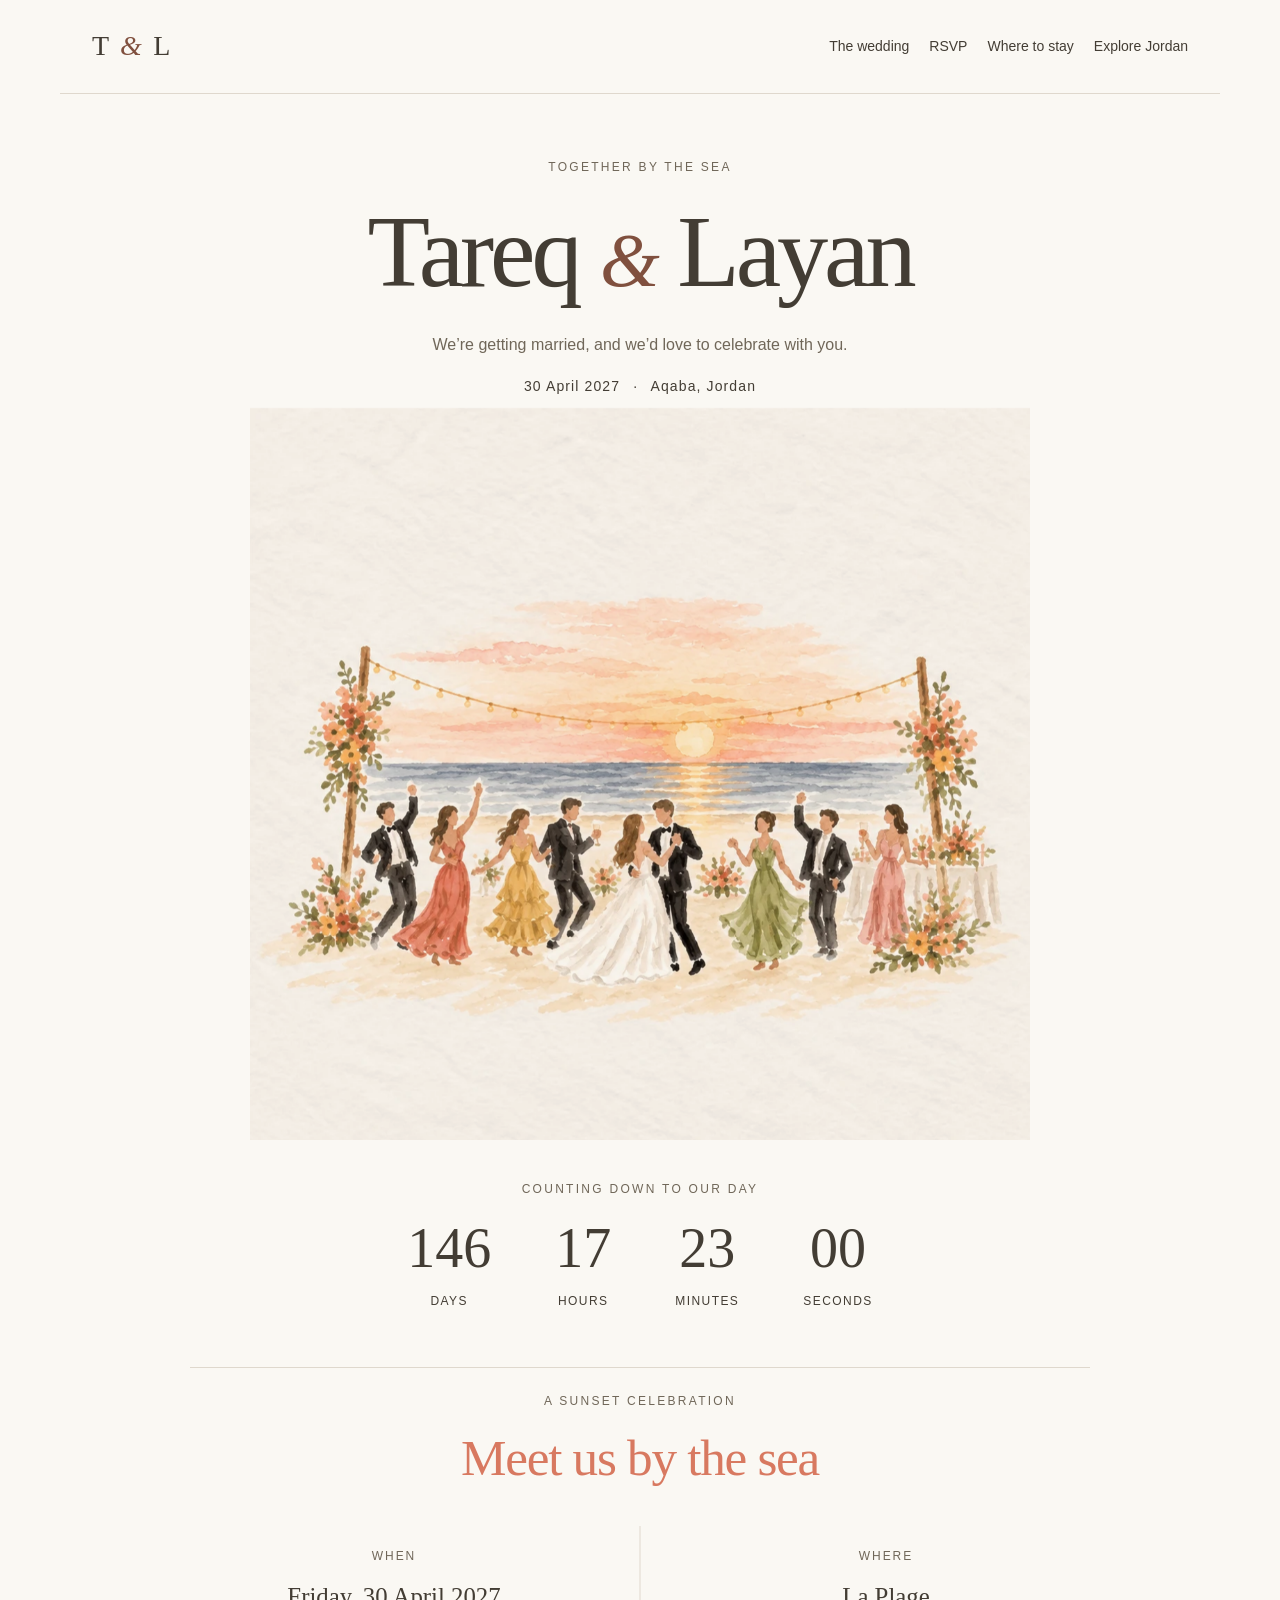
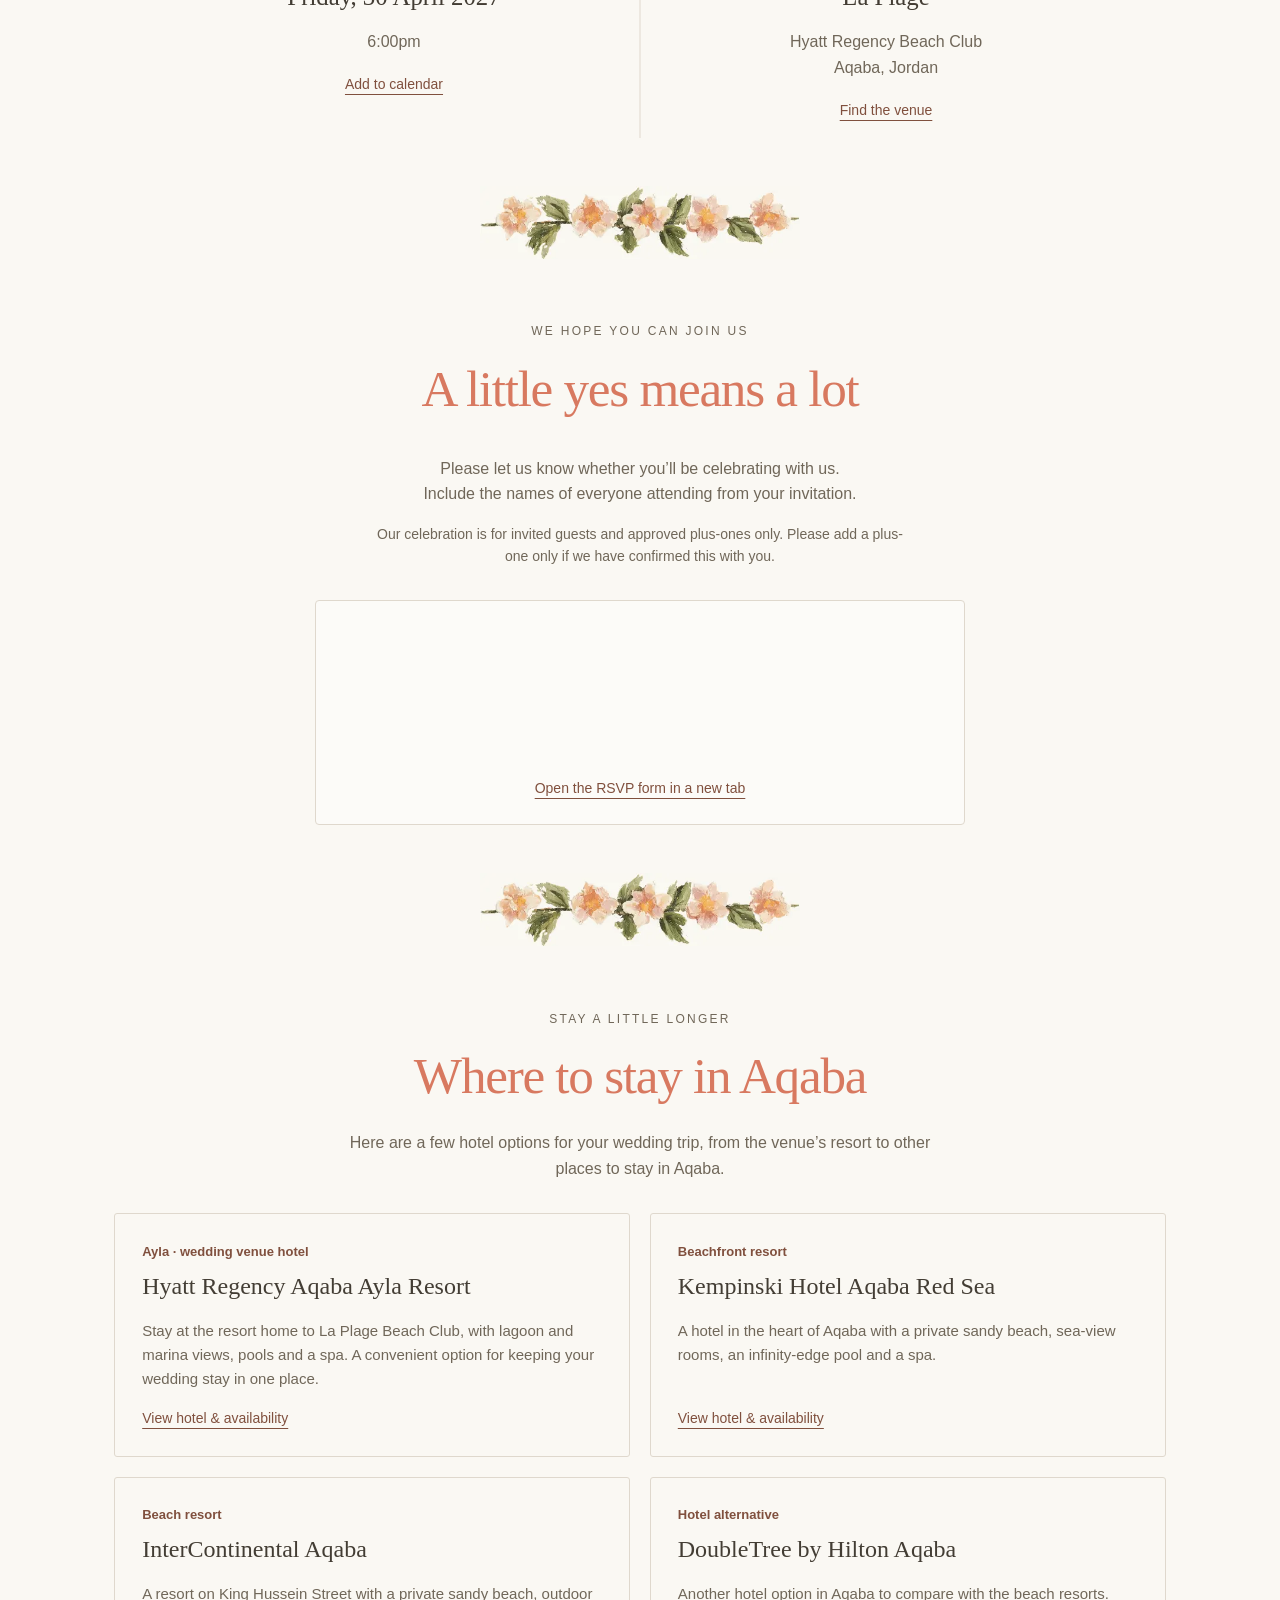
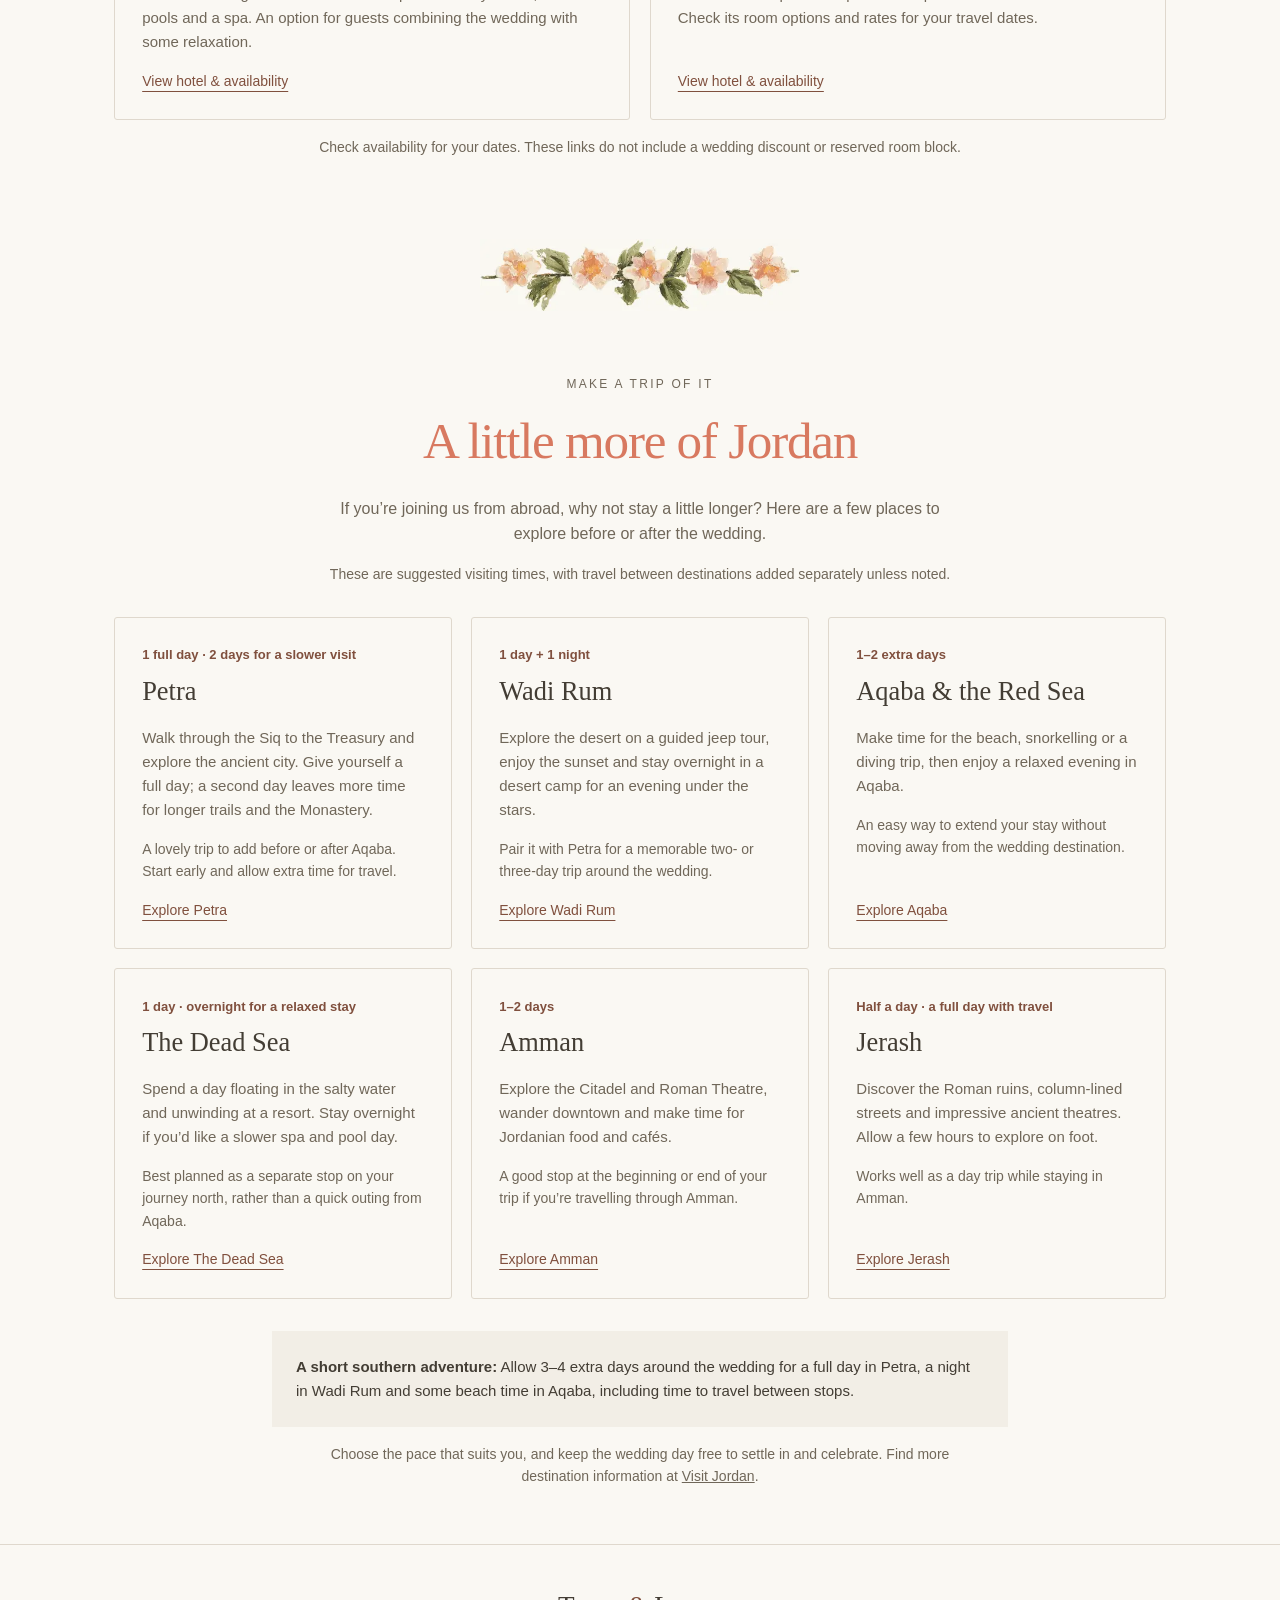
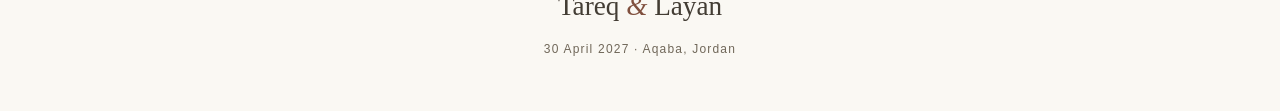
<file: index.html>
<!doctype html>
<html lang="en">
<head>
    <meta charset="utf-8">
    <meta name="viewport" content="width=device-width, initial-scale=1">
    <title>Tareq &amp; Layan's Wedding · 30 April 2027</title>
    <meta name="description" content="Join Tareq and Layan to celebrate their wedding at La Plage, Hyatt Regency Beach Club, Aqaba, Jordan on 30 April 2027.">
    <link rel="icon" href="assets/favicon.svg" type="image/svg+xml">
    <link rel="stylesheet" href="styles.css">
    <script src="config.js" defer></script>
    <script src="app.js" defer></script>
    <meta property="og:type" content="website">
    <meta property="og:title" content="Tareq &amp; Layan’s Wedding · 30 April 2027">
    <meta property="og:description"
          content="Join us for a sunset celebration in Aqaba, Jordan.">

    <meta property="og:url"
          content="https://tareqandlayan.co.uk/">

    <meta property="og:image"
          content="https://tareqandlayan.co.uk/assets/dancing.webp">

    <meta property="og:image:alt"
          content="Tareq and Layan’s sunset wedding illustration">
</head>
<body>
  <a class="skip" href="#main">Skip to content</a>
  <header><a class="monogram" href="#home" aria-label="Tareq and Layan home">T <span>&amp;</span> L</a><nav aria-label="Main navigation"><a href="#celebration">The wedding</a><a href="#rsvp">RSVP</a><a href="#stay">Where to stay</a><a href="#jordan">Explore Jordan</a></nav></header>
  <main id="main">
      <section class="hero" id="home">
          <p class="eyebrow">Together by the sea</p>
          <h1>Tareq <em>&amp;</em> Layan</h1>
          <p class="invitation">We’re getting married, and we’d love to celebrate with you.</p>
          <p class="date">30 April 2027 <span>·</span> Aqaba, Jordan</p>
          <!-- <a class="button" href="#rsvp">Join the celebration</a> -->
          <div style="height:1.5rem" aria-hidden="true"></div>
          <img class="dancing" src="assets/dancing.webp" width="1122" height="1122" alt="Watercolour illustration of a bride, groom and guests dancing on the beach at sunset" fetchpriority="high">
      </section>
      <section class="countdown-section" aria-labelledby="countdown-title">
          <p class="eyebrow" id="countdown-title">Counting down to our day</p>
          <div class="countdown" role="timer" aria-label="Time until the wedding"><div><strong id="days">—</strong><span>Days</span></div><div><strong id="hours">—</strong><span>Hours</span></div><div><strong id="minutes">—</strong><span>Minutes</span></div><div><strong id="seconds">—</strong><span>Seconds</span></div></div>
          <!--<p id="countdown-message" class="small">30 April 2027 at 6pm</p>-->
      </section>
      <section id="celebration" class="celebration" aria-labelledby="details-title">
          <p class="eyebrow">A sunset celebration</p><h2 id="details-title">Meet us by the sea</h2>
          <div class="details"><div><span class="detail-label">When</span><h3>Friday, 30 April 2027</h3><p>6:00pm</p><a class="text-link" href="wedding.ics" download>Add to calendar</a></div><div><span class="detail-label">Where</span><h3>La Plage</h3><p>Hyatt Regency Beach Club<br>Aqaba, Jordan</p><a class="text-link" href="https://www.google.com/maps/search/?api=1&amp;query=La+Plage+Hyatt+Regency+Beach+Club+Aqaba+Jordan" target="_blank" rel="noopener noreferrer">Find the venue</a></div></div>
      </section>
      <!--<section id="theme" class="theme" aria-labelledby="theme-title">
        <p class="eyebrow">Inspired by the sunset</p>
        <h2 id="theme-title">The colours of our celebration</h2>
        <p class="theme-intro">Warm sunset colours, seaside flowers and a little golden light. Our wedding theme brings together soft peach, coral, golden yellow and olive green.</p>
        <ul class="palette" aria-label="Wedding theme colours">
            <li><span class="swatch peach" aria-hidden="true"></span>Peach</li>
            <li><span class="swatch coral" aria-hidden="true"></span>Coral</li>
            <li><span class="swatch gold" aria-hidden="true"></span>Golden yellow</li>
            <li><span class="swatch olive" aria-hidden="true"></span>Olive green</li>
        </ul>
        <p class="theme-note">If you’d like to join in with the theme, take inspiration from these colours when choosing your outfit or accessories. The palette is inspiration, so wear something that makes you feel comfortable and ready to celebrate.</p>
    </section>-->
      <div class="divider" aria-hidden="true">
          <img src="assets/div1.webp" alt="" class="divider-img">
      </div>
      <section id="rsvp" class="rsvp" aria-labelledby="rsvp-title">
          <p class="eyebrow">We hope you can join us</p><h2 id="rsvp-title">A little yes means a lot</h2>
          <p class="rsvp-intro">Please let us know whether you’ll be celebrating with us.<br>Include the names of everyone attending from your invitation.</p>
          <p class="guest-note">Our celebration is for invited guests and approved plus-ones only. Please add a plus-one only if we have confirmed this with you.</p>
          <div id="rsvp-container"><p class="setup-message">Our RSVP form will be available here soon. Please check back to send your response.</p></div>
          <noscript><p>Please enable JavaScript to view the RSVP form.</p></noscript>
      </section>
      <div class="divider" aria-hidden="true">
          <img src="assets/div1.webp" alt="" class="divider-img">
      </div>
      <section id="stay" class="jordan accommodation" aria-labelledby="stay-title">
          <p class="eyebrow">Stay a little longer</p><h2 id="stay-title">Where to stay in Aqaba</h2>
          <p class="jordan-intro">Here are a few hotel options for your wedding trip, from the venue’s resort to other places to stay in Aqaba.</p>
          <div class="travel-grid hotel-grid">
              <article class="travel-card hotel-card"><p class="visit-time">Ayla · wedding venue hotel</p><h3>Hyatt Regency Aqaba Ayla Resort</h3><p>Stay at the resort home to La Plage Beach Club, with lagoon and marina views, pools and a spa. A convenient option for keeping your wedding stay in one place.</p><a class="text-link" href="https://www.hyatt.com/hyatt-regency/en-US/aqjra-hyatt-regency-aqaba-ayla-resort" target="_blank" rel="noopener noreferrer">View hotel &amp; availability</a></article>
              <article class="travel-card hotel-card"><p class="visit-time">Beachfront resort</p><h3>Kempinski Hotel Aqaba Red Sea</h3><p>A hotel in the heart of Aqaba with a private sandy beach, sea-view rooms, an infinity-edge pool and a spa.</p><a class="text-link" href="https://www.kempinski.com/en/Aqaba" target="_blank" rel="noopener noreferrer">View hotel &amp; availability</a></article>
              <article class="travel-card hotel-card"><p class="visit-time">Beach resort</p><h3>InterContinental Aqaba</h3><p>A resort on King Hussein Street with a private sandy beach, outdoor pools and a spa. An option for guests combining the wedding with some relaxation.</p><a class="text-link" href="https://www.ihg.com/intercontinental/hotels/gb/en/aqaba/aqjha/hoteldetail" target="_blank" rel="noopener noreferrer">View hotel &amp; availability</a></article>
              <article class="travel-card hotel-card"><p class="visit-time">Hotel alternative</p><h3>DoubleTree by Hilton Aqaba</h3><p>Another hotel option in Aqaba to compare with the beach resorts. Check its room options and rates for your travel dates.</p><a class="text-link" href="https://www.hilton.com/en-gb/hotels/aqjdtdi-doubletree-aqaba/" target="_blank" rel="noopener noreferrer">View hotel &amp; availability</a></article>
          </div>
          <p class="travel-note">Check availability for your dates. These links do not include a wedding discount or reserved room block.</p>
      </section>
      <div class="divider" aria-hidden="true">
          <img src="assets/div1.webp" alt="" class="divider-img">
      </div>
      <section id="jordan" class="jordan" aria-labelledby="jordan-title">
          <p class="eyebrow">Make a trip of it</p><h2 id="jordan-title">A little more of Jordan</h2>
          <p class="jordan-intro">If you’re joining us from abroad, why not stay a little longer? Here are a few places to explore before or after the wedding.</p>
          <p class="travel-note">These are suggested visiting times, with travel between destinations added separately unless noted.</p>
          <div class="travel-grid">
              <article class="travel-card"><p class="visit-time">1 full day · 2 days for a slower visit</p><h3>Petra</h3><p>Walk through the Siq to the Treasury and explore the ancient city. Give yourself a full day; a second day leaves more time for longer trails and the Monastery.</p><p class="trip-note">A lovely trip to add before or after Aqaba. Start early and allow extra time for travel.</p><a class="text-link" href="https://international.visitjordan.com/wheretogo/petra/" target="_blank" rel="noopener noreferrer">Explore Petra</a></article>
              <article class="travel-card"><p class="visit-time">1 day + 1 night</p><h3>Wadi Rum</h3><p>Explore the desert on a guided jeep tour, enjoy the sunset and stay overnight in a desert camp for an evening under the stars.</p><p class="trip-note">Pair it with Petra for a memorable two- or three-day trip around the wedding.</p><a class="text-link" href="https://international.visitjordan.com/wheretogo/wadi-rum/" target="_blank" rel="noopener noreferrer">Explore Wadi Rum</a></article>
              <article class="travel-card"><p class="visit-time">1–2 extra days</p><h3>Aqaba & the Red Sea</h3><p>Make time for the beach, snorkelling or a diving trip, then enjoy a relaxed evening in Aqaba.</p><p class="trip-note">An easy way to extend your stay without moving away from the wedding destination.</p><a class="text-link" href="https://international.visitjordan.com/wheretogo/aqaba/" target="_blank" rel="noopener noreferrer">Explore Aqaba</a></article>
              <article class="travel-card"><p class="visit-time">1 day · overnight for a relaxed stay</p><h3>The Dead Sea</h3><p>Spend a day floating in the salty water and unwinding at a resort. Stay overnight if you’d like a slower spa and pool day.</p><p class="trip-note">Best planned as a separate stop on your journey north, rather than a quick outing from Aqaba.</p><a class="text-link" href="https://international.visitjordan.com/wheretogo/dead-sea/" target="_blank" rel="noopener noreferrer">Explore The Dead Sea</a></article>
              <article class="travel-card"><p class="visit-time">1–2 days</p><h3>Amman</h3><p>Explore the Citadel and Roman Theatre, wander downtown and make time for Jordanian food and cafés.</p><p class="trip-note">A good stop at the beginning or end of your trip if you’re travelling through Amman.</p><a class="text-link" href="https://international.visitjordan.com/wheretogo/amman/" target="_blank" rel="noopener noreferrer">Explore Amman</a></article>
              <article class="travel-card"><p class="visit-time">Half a day · a full day with travel</p><h3>Jerash</h3><p>Discover the Roman ruins, column-lined streets and impressive ancient theatres. Allow a few hours to explore on foot.</p><p class="trip-note">Works well as a day trip while staying in Amman.</p><a class="text-link" href="https://international.visitjordan.com/wheretogo/jerash/" target="_blank" rel="noopener noreferrer">Explore Jerash</a></article>
          </div>
          <p class="trip-idea"><strong>A short southern adventure:</strong> Allow 3–4 extra days around the wedding for a full day in Petra, a night in Wadi Rum and some beach time in Aqaba, including time to travel between stops.</p>
          <p class="travel-note">Choose the pace that suits you, and keep the wedding day free to settle in and celebrate. Find more destination information at <a href="https://international.visitjordan.com/where-to-go/" target="_blank" rel="noopener noreferrer">Visit Jordan</a>.</p>
      </section>
  </main>
  <footer><p class="footer-names">Tareq <span>&amp;</span> Layan</p><p>30 April 2027 · Aqaba, Jordan</p></footer>
</body></html>
</file>
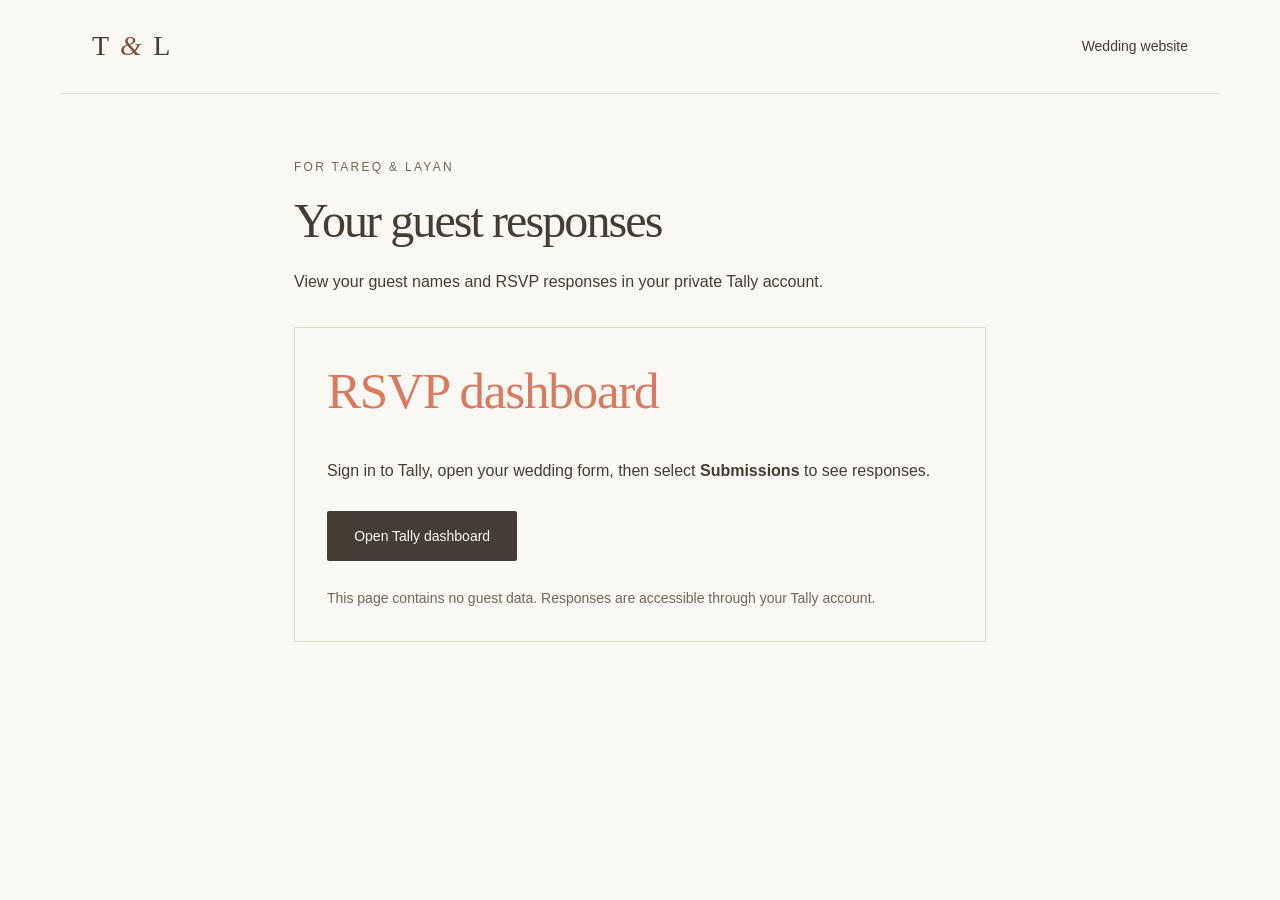
<file: dashboard.html>
<!doctype html><html lang="en"><head><meta charset="utf-8"><meta name="viewport" content="width=device-width, initial-scale=1"><meta name="robots" content="noindex"><title>Couple’s dashboard · Tareq &amp; Layan</title><link rel="icon" href="assets/favicon.svg"><link rel="stylesheet" href="styles.css"></head><body><header><a class="monogram" href="index.html">T <span>&amp;</span> L</a><nav><a href="index.html">Wedding website</a></nav></header><main class="dashboard"><p class="eyebrow">For Tareq &amp; Layan</p><h1>Your guest responses</h1><p>View your guest names and RSVP responses in your private Tally account.</p><div class="dashboard-card"><h2>RSVP dashboard</h2><p>Sign in to Tally, open your wedding form, then select <strong>Submissions</strong> to see responses.</p><a class="button" href="https://tally.so/dashboard" target="_blank" rel="noopener noreferrer">Open Tally dashboard</a><p class="small">This page contains no guest data. Responses are accessible through your Tally account.</p></div></main></body></html>
</file>
<file: styles.css>
:root {
  --ivory: #faf8f3;
  --ink: #433d34;
  --muted: #706759;
  --accent: #80503e;
  --line: #dfd8cd;
  --soft: #f2eee6;
  --coral: #d87960;
}

* {
  box-sizing: border-box;
}

html {
  scroll-behavior: smooth;
  scroll-padding-top: 6rem;
}

body {
  margin: 0;
  background: var(--ivory);
  color: var(--ink);
  font-family: Arial, Helvetica, sans-serif;
  font-size: 16px;
  line-height: 1.6;
}

a {
  color: inherit;
}

a:focus-visible,
button:focus-visible {
  outline: 3px solid var(--accent);
  outline-offset: 5px;
}

.skip {
  position: fixed;
  top: -100px;
  z-index: 20;
  background: white;
  padding: 1rem;
}

.skip:focus {
  top: 0;
}

header {
  max-width: 1160px;
  margin: auto;
  padding: 1.5rem 2rem;
  display: flex;
  justify-content: space-between;
  align-items: center;
  border-bottom: 1px solid var(--line);
}

.monogram {
  font-family: Georgia, serif;
  font-size: 1.75rem;
  text-decoration: none;
  letter-spacing: 0.08em;
}

.monogram span {
  font-style: italic;
  color: var(--accent);
}

nav {
  display: flex;
  gap: 2rem;
  font-size: 0.875rem;
}

nav a {
  text-decoration: none;
}

nav a:hover,
.text-link:hover {
  text-decoration: underline;
}

.hero {
  text-align: center;
  padding: 4rem 1.5rem 0;
  overflow: hidden;
}

.eyebrow {
  text-transform: uppercase;
  letter-spacing: 0.19em;
  font-size: 0.75rem;
  color: var(--muted);
  margin: 0 0 1rem;
}

h1,
h2,
h3,
.footer-names {
  font-family: Georgia, 'Times New Roman', serif;
  font-weight: 400;
}

h1 {
  font-size: clamp(3.4rem, 8vw, 6.5rem);
  line-height: 1.15;
  margin: 0 0 1.3rem;
  letter-spacing: -0.04em;
}

h1 em {
  font-weight: 400;
  color: var(--accent);
  font-size: 0.75em;
}

.invitation {
  margin: 0 auto 1.1rem;
  max-width: 32rem;
  color: var(--muted);
}

.date {
  font-size: 0.875rem;
  letter-spacing: 0.08em;
}

.date span {
  padding: 0 0.5rem;
}

.button {
  display: inline-block;
  background: var(--ink);
  color: var(--ivory);
  padding: 0.85rem 1.7rem;
  text-decoration: none;
  font-size: 0.875rem;
  margin-top: 0.75rem;
  border-radius: 2px;
}

.button:hover {
  background: var(--accent);
}

.dancing {
  display: block;
  width: min(100%, 780px);
  height: auto;
  margin: -1.7rem auto -3rem;
  mix-blend-mode: multiply;
  position: relative;
  z-index: -0;
  pointer-events: none;
}

/* Decorative divider between sections */
.divider {
  text-align: center;
  margin: 1.5rem 0 2rem;
}

.divider-img {
  max-width: 320px;
  width: 50%;
  height: auto;
  display: inline-block;
}

.countdown-section {
  position: relative;
  text-align: center;
  padding: 2.5rem 1rem 3.5rem;
  max-width: 900px;
  margin: auto;
  border-bottom: 1px solid var(--line);
}

.countdown {
  display: flex;
  justify-content: center;
  gap: clamp(1.4rem, 5vw, 4rem);
}

.countdown div {
  min-width: 3.1rem;
}

.countdown strong {
  font-family: Georgia, serif;
  font-weight: 400;
  font-size: clamp(2.3rem, 5vw, 3.5rem);
  line-height: 1.2;
  font-variant-numeric: tabular-nums;
  /*color: var(--coral);*/
}

.countdown span {
  display: block;
  text-transform: uppercase;
  letter-spacing: 0.12em;
  font-size: 0.75rem;
  margin-top: 0.6rem;
}

.small {
  font-size: 0.875rem;
  color: var(--muted);
  margin: 1.6rem 0 0;
}

.celebration {
  text-align: center;
  padding: 5rem 1.5rem;
  max-width: 1000px;
  margin: auto;
}

h2 {
  font-size: clamp(2rem, 4vw, 3.2rem);
  line-height: 1.2;
  margin: 0 0 2.3rem;
  letter-spacing: -0.025em;
  color: var(--coral);
}

.details {
  display: grid;
  grid-template-columns: 1fr 1fr;
  gap: 2rem;
}

.details > div {
  padding: 1rem;
}

.details > div + div {
  border-left: 1px solid var(--line);
}

.detail-label {
  text-transform: uppercase;
  font-size: 0.75rem;
  letter-spacing: 0.16em;
  color: var(--muted);
}

h3 {
  font-size: 1.55rem;
  line-height: 1.35;
  margin: 0.8rem 0;
}

.details p {
  color: var(--muted);
}

.text-link {
  text-underline-offset: 5px;
  font-size: 0.875rem;
  color: var(--accent);
}

.rsvp {
  text-align: center;
  max-width: 1100px;
  margin: 0 auto;
  padding: 0 1.5rem 4rem;
}

.floral-heading {
  padding: 5rem 1rem;
  mix-blend-mode: multiply;
}

.floral-heading h2 {
  margin: 0;
}

.rsvp-intro {
  color: var(--muted);
  max-width: 38rem;
  margin: 2rem auto 1rem;
}

.guest-note {
  font-size: 0.875rem;
  max-width: 34rem;
  margin: 0 auto 2rem;
  color: var(--muted);
}

#rsvp-container {
  max-width: 650px;
  margin: auto;
  border: 1px solid var(--line);
  padding: 1.5rem;
  background: rgba(255, 255, 255, 0.35);
  border-radius: 4px;
}

.setup-message {
  margin: 1rem 0;
  color: var(--muted);
}

#rsvp-container iframe {
    display: block;
    width: 100%;
    border: 0;
    min-height: 0;
}

footer {
  text-align: center;
  padding: 2.5rem 1rem;
  border-top: 1px solid var(--line);
}

.footer-names {
  font-size: 1.7rem;
  margin: 0;
}

footer p + p {
  font-size: 0.75rem;
  letter-spacing: 0.1em;
  color: var(--muted);
}

footer a {
  font-size: 0.75rem;
  color: var(--muted);
}

.dashboard {
  max-width: 740px;
  margin: 4rem auto;
  padding: 0 1.5rem;
}

.dashboard h1 {
  font-size: 3rem;
}

.dashboard-card {
  border: 1px solid var(--line);
  padding: 2rem;
  margin-top: 2rem;
}

.dashboard .eyebrow {
  margin-bottom: 1rem;
}

.dashboard li {
  margin-bottom: 0.8rem;
}

@media (max-width: 600px) {
  header {
    padding: 1rem 1.25rem;
  }

  nav {
    gap: 1.3rem;
  }

  .hero {
    padding-top: 3rem;
  }

  .dancing {
    margin: 0 auto -1rem;
    width: 115%;
    max-width: none;
    position: relative;
    left: -7.5%;
  }

  .details {
    grid-template-columns: 1fr;
    gap: 1rem;
  }

  .details > div + div {
    border-left: 0;
    border-top: 1px solid var(--line);
    padding-top: 2rem;
  }

  .celebration {
    padding: 3.5rem 1.25rem;
  }

  .floral-heading {
    padding: 4rem 2rem;
    background-size: auto 100%;
  }

  .floral-heading h2 {
    font-size: 2rem;
    max-width: 12rem;
    margin: auto;
  }

  #rsvp-container {
    padding: 1rem;
  }

  .countdown-section {
    padding-top: 2rem;
  }

  .invitation {
    max-width: 19rem;
  }
}

@media (prefers-reduced-motion: reduce) {
  html {
    scroll-behavior: auto;
  }
}

.theme {
  text-align: center;
  padding: 1rem 1.5rem 4.5rem;
  max-width: 900px;
  margin: auto;
}

.theme h2 {
  margin-bottom: 1.5rem;
}

.theme-intro,
.theme-note {
  max-width: 39rem;
  margin: 0 auto;
  color: var(--muted);
}

.theme-note {
  font-size: 0.875rem;
}

.palette {
  display: flex;
  flex-wrap: wrap;
  justify-content: center;
  gap: 1.8rem;
  list-style: none;
  padding: 0;
  margin: 2rem 0;
}

.palette li {
  font-size: 0.875rem;
  min-width: 6rem;
}

.swatch {
  display: block;
  width: 4rem;
  height: 4rem;
  border-radius: 50%;
  margin: 0 auto 0.7rem;
  border: 1px solid rgba(67, 61, 52, 0.12);
}

.peach { background: #efbb98; }
.coral { background: #d87960; }
.gold  { background: #dfb85f; }
.olive { background: #8b8c58; }

@media (max-width: 600px) {
  nav { gap: 0.8rem; font-size: 0.8125rem; }
  .monogram { font-size: 1.4rem; }
  .theme { padding-bottom: 3rem; }
  .palette { gap: 1.3rem; }
  .palette li { min-width: 7rem; }
}

.jordan {
  max-width: 1100px;
  margin: 0 auto;
  padding: 1rem 1.5rem 4.5rem;
  text-align: center;
}

.jordan h2 { margin-bottom: 1.5rem; }

.jordan-intro {
  max-width: 38rem;
  margin: 0 auto 1rem;
  color: var(--muted);
}

.travel-note {
  font-size: 0.875rem;
  color: var(--muted);
  max-width: 43rem;
  margin: 1rem auto 2rem;
}

.travel-grid {
  display: grid;
  grid-template-columns: repeat(3, 1fr);
  gap: 1.2rem;
  text-align: left;
}

.travel-card {
  padding: 1.7rem;
  border: 1px solid var(--line);
  border-radius: 3px;
  display: flex;
  flex-direction: column;
}

.travel-card h3 {
  margin: 0.5rem 0 1rem;
  font-size: 1.65rem;
}

.travel-card p {
  font-size: 0.9375rem;
  margin: 0 0 1rem;
  color: var(--muted);
}

.travel-card .visit-time {
  font-size: 0.8125rem;
  color: var(--accent);
  margin: 0;
  font-weight: 600;
}

.travel-card .trip-note { font-size: 0.875rem; }
.travel-card .text-link { margin-top: auto; }

.trip-idea {
  background: var(--soft);
  padding: 1.5rem;
  max-width: 46rem;
  margin: 2rem auto 0;
  text-align: left;
  font-size: 0.9375rem;
}

@media (max-width: 850px) {
  .travel-grid { grid-template-columns: repeat(2, 1fr); }
}

@media (max-width: 600px) {
  header { flex-wrap: wrap; gap: 0.7rem; }
  nav { flex-wrap: wrap; gap: 0.6rem 1rem; }
  header nav { width: 100%; justify-content: space-between; }
  .travel-grid { grid-template-columns: 1fr; }
  .jordan { padding-bottom: 3rem; }
}

.hotel-grid { grid-template-columns: repeat(2, 1fr); margin-top: 2rem; }
.hotel-card h3 { font-size: 1.5rem; }

header nav { flex-wrap: wrap; justify-content: flex-end; gap: 0.75rem 1.25rem; }

@media (max-width: 850px) {
  header { flex-wrap: wrap; gap: 1rem; }
  header nav { justify-content: flex-start; }
}

@media (max-width: 600px) {
  .hotel-grid { grid-template-columns: 1fr; }
  header nav { justify-content: flex-start; gap: 0.65rem 1rem; }
}

@media (max-width: 600px) {
    .floral-heading {
        background-size: 100% auto;
        background-position: center;
        background-repeat: no-repeat;
        padding: 2.5rem 2rem;
    }

        .floral-heading .eyebrow {
            font-size: 0.7rem;
            letter-spacing: 0.12em;
            max-width: 13rem;
            margin: 0 auto 0.75rem;
        }

        .floral-heading h2 {
            font-size: 1.8rem;
            line-height: 1.2;
            max-width: 13rem;
            margin: 0 auto;
        }
}


@media (max-width: 600px) {
    header {
        flex-direction: column;
        align-items: center;
        gap: 1rem;
    }

        header .monogram {
            text-align: center;
        }

        header nav {
            width: 100%;
            justify-content: center;
            text-align: center;
        }
}

.footer-names span {
    color: var(--accent);
    font-style: italic;
}

@media (min-width: 601px) {
    .details {
        position: relative;
        grid-template-columns: repeat(2, minmax(0, 1fr));
    }

        .details > div + div {
            border-left: 0;
        }

        .details::before {
            content: "";
            position: absolute;
            left: 50%;
            top: 0;
            bottom: 0;
            width: 1px;
            background: var(--line);
            transform: translateX(-50%);
        }
}

/* Reduce space above the dividers */
#celebration,
#rsvp,
#stay,
#jordan {
    padding-bottom: 1.5rem;
    padding-top: 1.5rem;
}
</file>
